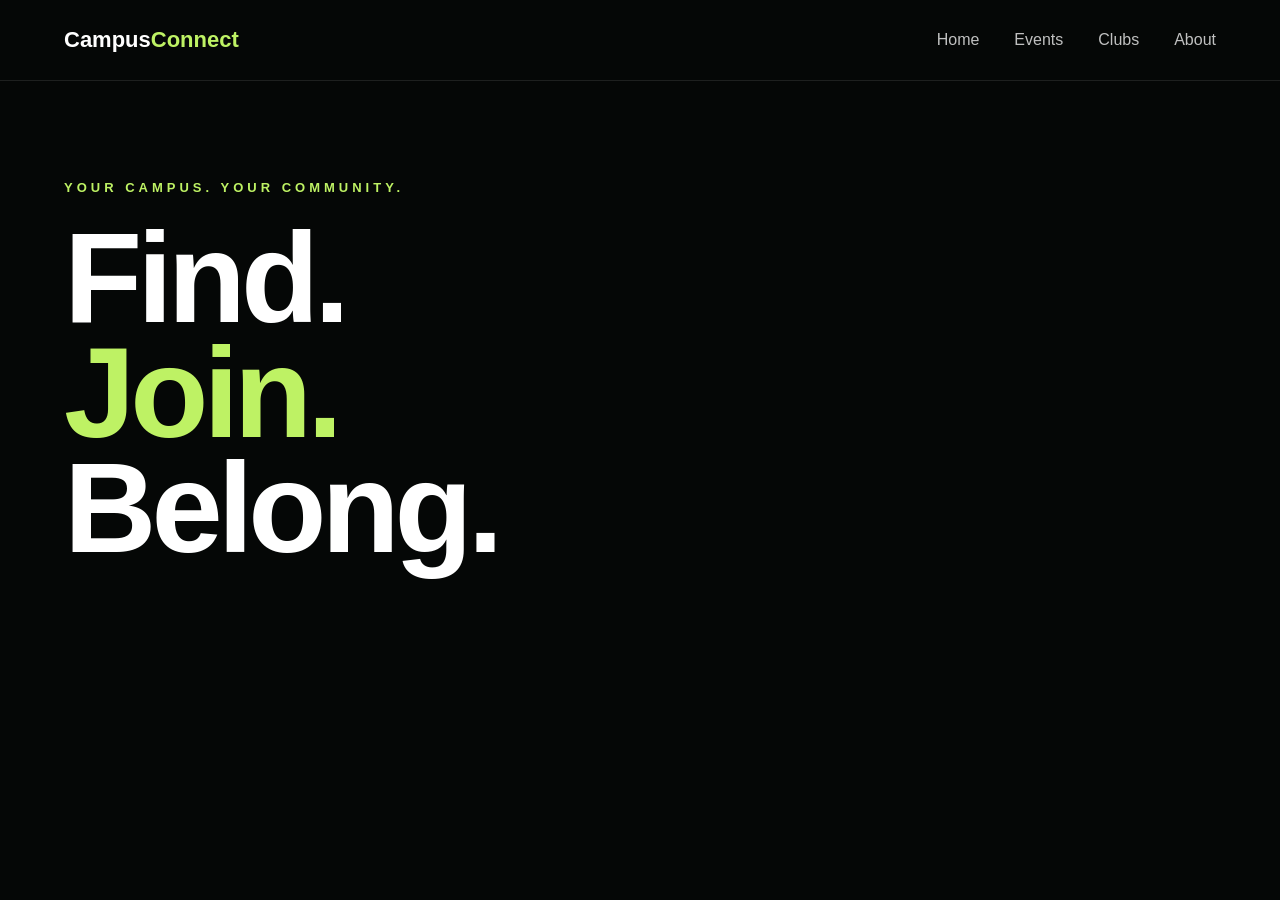
<file: index.html>
<!DOCTYPE html>
<html lang="en">

<head>
    <meta charset="UTF-8">
    <meta name="viewport" content="width=device-width, initial-scale=1.0">

    <title>Campus Connect</title>

    <link rel="stylesheet" href="css/style.css">
</head>

<body>

    
    <nav class="navbar">

        <div class="nav-container">

            <a href="index.html" class="logo">
                Campus<span>Connect</span>
            </a>

          
            <div class="nav-links">

                <a href="index.html">Home</a>
                <a href="events.html">Events</a>
                <a href="#">Clubs</a>
                <a href="#">About</a>

            </div>

    
            <button id="menuButton" class="menu-btn">
                ☰
            </button>

        </div>


        <div id="mobileMenu" class="mobile-menu">

            <a href="index.html">Home</a>
            <a href="events.html">Events</a>
            <a href="#">Clubs</a>
            <a href="#">About</a>

        </div>

    </nav>

    <main class="hero">

        <div class="container">

            <p class="hero-tag">
                YOUR CAMPUS. YOUR COMMUNITY.
            </p>

            <h1 class="hero-title">
                Find.
                <br>
                <span>Join.</span>
                <br>
                Belong.
            </h1>

        </div>

    </main>


    <script src="js/main.js"></script>

</body>

</html>
</file>
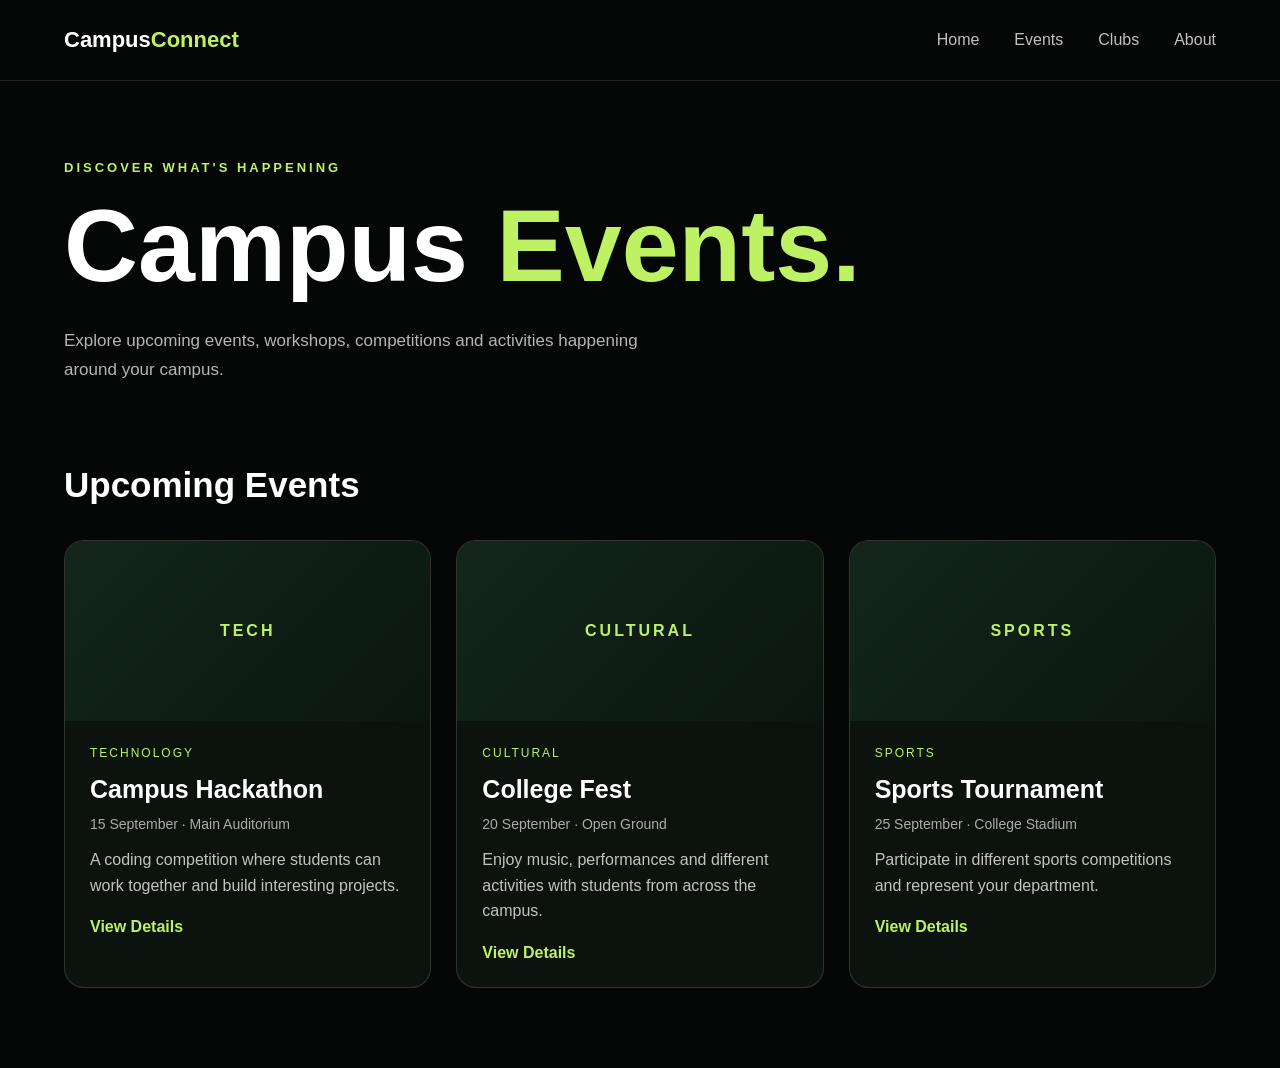
<file: events.html>
<!DOCTYPE html>
<html lang="en">

<head>
    <meta charset="UTF-8">
    <meta name="viewport" content="width=device-width, initial-scale=1.0">

    <title>Events - Campus Connect</title>

    <link rel="stylesheet" href="css/style.css">
</head>

<body>

    <!-- Navbar -->

    <nav class="navbar">

        <div class="nav-container">

            <a href="index.html" class="logo">
                Campus<span>Connect</span>
            </a>

            <div class="nav-links">

                <a href="index.html">Home</a>
                <a href="events.html">Events</a>
                <a href="#">Clubs</a>
                <a href="#">About</a>

            </div>

            <button id="menuButton" class="menu-btn">
                ☰
            </button>

        </div>


        <div id="mobileMenu" class="mobile-menu">

            <a href="index.html">Home</a>
            <a href="events.html">Events</a>
            <a href="#">Clubs</a>
            <a href="#">About</a>

        </div>

    </nav>


    <!-- Events Hero -->

    <main class="events-page">

        <div class="container">

            <p class="page-tag">
                DISCOVER WHAT'S HAPPENING
            </p>

            <h1 class="page-title">
                Campus <span>Events.</span>
            </h1>

            <p class="page-description">
                Explore upcoming events, workshops, competitions and activities happening around your campus.
            </p>


            <!-- Events Section -->

            <section class="events-section">

                <h2>
                    Upcoming Events
                </h2>

                <div id="eventsContainer" class="events-container">

                    <div class="event-card">

    <div class="event-image">
        TECH
    </div>

    <div class="event-content">

        <p class="event-category">
            Technology
        </p>

        <h3>
            Campus Hackathon
        </h3>

        <p class="event-info">
            15 September · Main Auditorium
        </p>

        <p class="event-description">
            A coding competition where students can work together and build interesting projects.
        </p>

        <a href="#" class="event-button">
            View Details
        </a>

    </div>

</div>


<div class="event-card">

    <div class="event-image">
        CULTURAL
    </div>

    <div class="event-content">

        <p class="event-category">
            Cultural
        </p>

        <h3>
            College Fest
        </h3>

        <p class="event-info">
            20 September · Open Ground
        </p>

        <p class="event-description">
            Enjoy music, performances and different activities with students from across the campus.
        </p>

        <a href="#" class="event-button">
            View Details
        </a>

    </div>

</div>


<div class="event-card">

    <div class="event-image">
        SPORTS
    </div>

    <div class="event-content">

        <p class="event-category">
            Sports
        </p>

        <h3>
            Sports Tournament
        </h3>

        <p class="event-info">
            25 September · College Stadium
        </p>

        <p class="event-description">
            Participate in different sports competitions and represent your department.
        </p>

        <a href="#" class="event-button">
            View Details
        </a>

    </div>

</div>

                </div>

            </section>

        </div>

    </main>


    <script src="js/main.js"></script>

</body>

</html>
</file>
<file: css/style.css>
* {
    margin: 0;
    padding: 0;
    box-sizing: border-box;
}



body {
    font-family: Arial, sans-serif;
    background-color: #050706;
    color: white;
}




.container,
.nav-container {
    width: min(90%, 1200px);
    margin: auto;
}


.navbar {
    width: 100%;

    position: fixed;
    top: 0;
    left: 0;

    z-index: 100;

    background-color: #050706;

    border-bottom: 1px solid rgba(255, 255, 255, 0.1);
}


.nav-container {
    height: 80px;

    display: flex;
    align-items: center;
    justify-content: space-between;
}



.logo {
    color: white;
    text-decoration: none;

    font-size: 22px;
    font-weight: bold;
}

.logo span {
    color: #bef264;
}



.nav-links {
    display: flex;
    gap: 35px;
}

.nav-links a {
    color: rgba(255, 255, 255, 0.75);

    text-decoration: none;

    transition: 0.3s;
}

.nav-links a:hover {
    color: #bef264;
}




.menu-btn {
    display: none;

    background: transparent;
    color: white;

    border: none;

    font-size: 24px;
    cursor: pointer;
}


.mobile-menu {
    display: none;

    flex-direction: column;
    gap: 20px;

    padding: 20px 5%;

    border-top: 1px solid rgba(255, 255, 255, 0.1);
}

.mobile-menu.active {
    display: flex;
}

.mobile-menu a {
    color: white;
    text-decoration: none;
}

.mobile-menu a:hover {
    color: #bef264;
}



.hero {
    min-height: 100vh;

    padding-top: 180px;
}


.hero-tag {
    color: #bef264;

    font-size: 13px;
    font-weight: bold;

    letter-spacing: 4px;

    margin-bottom: 25px;
}


.hero-title {
    font-size: clamp(70px, 10vw, 150px);

    line-height: 0.9;

    letter-spacing: -5px;
}


.hero-title span {
    color: #bef264;
}




@media (max-width: 768px) {

    .nav-links {
        display: none;
    }

    .menu-btn {
        display: block;
    }

    .hero {
        padding-top: 140px;
    }

    .hero-title {
        letter-spacing: -2px;
    }

}


@media (max-width: 480px) {

    .hero-title {
        font-size: 65px;
    }

    .hero-tag {
        font-size: 10px;
        letter-spacing: 2px;
    }

}
/* Events Page */

.events-page {
    min-height: 100vh;
    padding: 160px 0 80px;
}


.page-tag {
    color: #bef264;

    font-size: 13px;
    font-weight: bold;

    letter-spacing: 3px;

    margin-bottom: 20px;
}


.page-title {
    font-size: clamp(55px, 8vw, 110px);

    line-height: 1;
}


.page-title span {
    color: #bef264;
}


.page-description {
    max-width: 600px;

    margin-top: 30px;

    color: rgba(255, 255, 255, 0.7);

    font-size: 17px;

    line-height: 1.7;
}


.events-section {
    margin-top: 80px;
}


.events-section h2 {
    font-size: 35px;
}


.events-container {
    margin-top: 35px;
}
/* Events Grid */

.events-container {
    display: grid;

    grid-template-columns: repeat(3, 1fr);

    gap: 25px;
}


/* Event Card */

.event-card {
    overflow: hidden;

    border: 1px solid rgba(255, 255, 255, 0.15);

    border-radius: 20px;

    background-color: #0c120e;

    transition: 0.3s;
}


.event-card:hover {
    transform: translateY(-8px);

    border-color: rgba(190, 242, 100, 0.5);
}


.event-image {
    height: 180px;

    display: flex;

    align-items: center;
    justify-content: center;

    font-weight: bold;

    letter-spacing: 3px;

    color: #bef264;

    background:
        linear-gradient(
            135deg,
            #14261b,
            #0a1710
        );
}


.event-content {
    padding: 25px;
}


.event-category {
    color: #bef264;

    font-size: 12px;

    text-transform: uppercase;

    letter-spacing: 2px;
}


.event-content h3 {
    margin-top: 15px;

    font-size: 25px;
}


.event-info {
    margin-top: 12px;

    color: rgba(255, 255, 255, 0.65);

    font-size: 14px;
}


.event-description {
    margin-top: 15px;

    line-height: 1.6;

    color: rgba(255, 255, 255, 0.75);
}


.event-button {
    display: inline-block;

    margin-top: 20px;

    color: #bef264;

    text-decoration: none;

    font-weight: bold;
}


/* Responsive Events */

@media (max-width: 900px) {

    .events-container {
        grid-template-columns: repeat(2, 1fr);
    }

}


@media (max-width: 600px) {

    .events-container {
        grid-template-columns: 1fr;
    }

}
</file>
